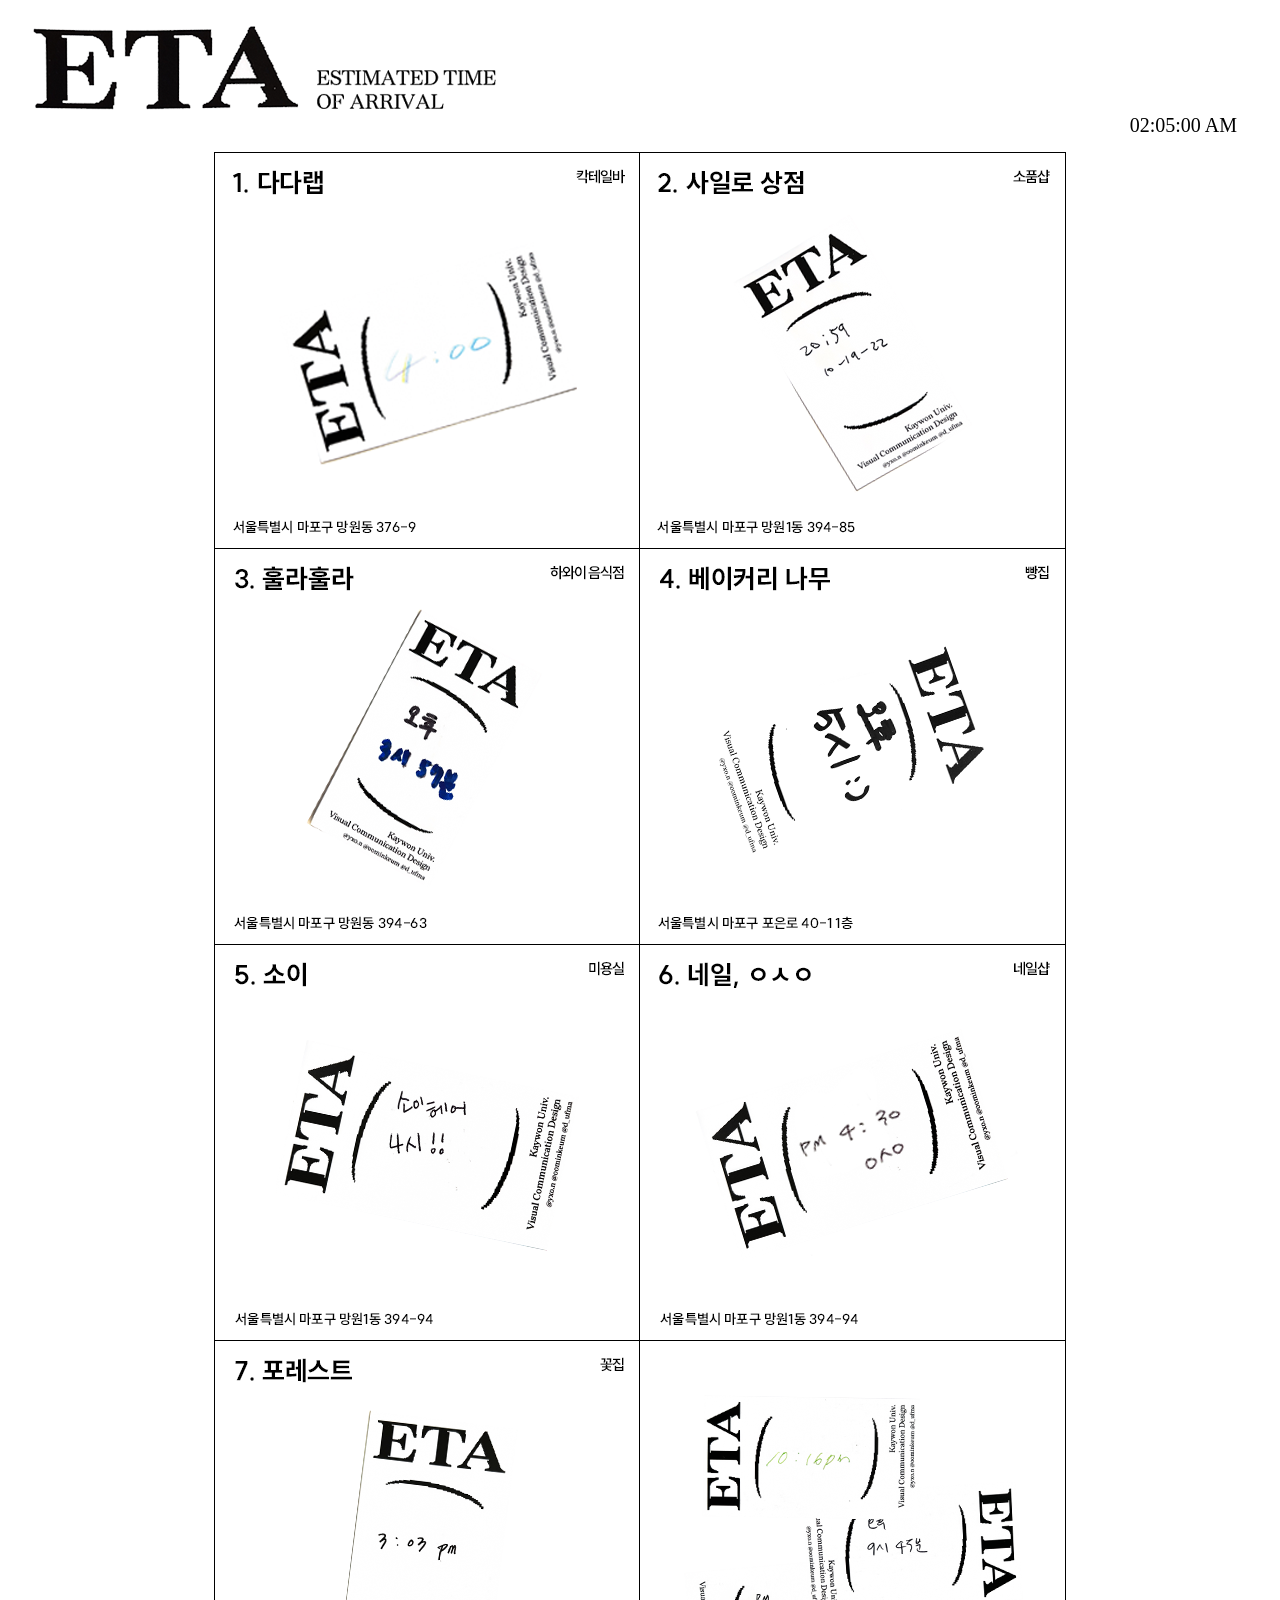
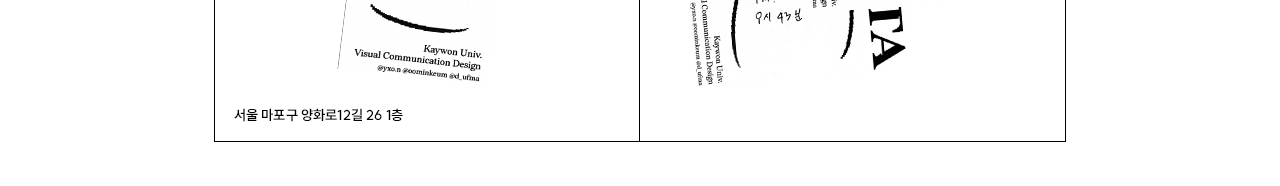
<file: index.html>
<!DOCTYPE html>
<head>
    <body>
    <div class="logo">
        <br>
        <img src="eta1.png"> 
    </div>
	  
    <div style="text-align: right; margin-right: 35px;" >

        <span id="clock" style="color:black; font-size: 20px;">clock</span>

        <span id="apm" style="color:black; font-size: 20px;"  >ampm</span>

    </div>
     
<div class="clock1">
    <script>
        var Target = document.getElementById("clock");
        var Target_apm = document.getElementById("apm");
        function clock() {
            var time = new Date();
            var hours = time.getHours();
            var minutes = time.getMinutes();
            var seconds = time.getSeconds();
            var AmPm ="AM";
            if(hours > 12){   
                var AmPm ="PM";
                hours %= 12;
            }

            Target.innerText = 
            `${hours < 10 ? `0${hours}` : hours}:${minutes < 10 ? `0${minutes}` : minutes}:${seconds < 10 ? `0${seconds}` : seconds}`;

            Target_apm.innerText = `${AmPm}`;

        }
        clock();
        setInterval(clock, 1000); // 1초마다 실행
    </script>
    </div>
     <br>

    <style>


      
        .logo {
         margin-left: 2%;
        }


        .box1, .box2, .box3, .box4, .box5, .box6, .box7, .box8 {
			display: inline-block;
            width: 425px;
            height: 400px;
            border:1px solid #000000;
            text-align: center;
            vertical-align: middle;
            line-height: 100px;
            color: black;
            margin: -3px;
        }
        .box1 {
            background-color: white;
        }
        .box2 {
            background-color: white;
        }
        .box3 {
            background-color: white;
        }
        .box4 {
            background-color: white;
        }
         .box5 {
            background-color: white;
        }
        .box6 {
            background-color: white;
        }
        .box7 {
            background-color: white;
        }
        .box8 {
            background-color: white;
        }
        h1 {
        	text-align: left; 
        	font-size: 10pt;
        	line-height: 150%;
        	margin: 15px;
        }
        h2 {
        	text-align: left; 
        	font-size: 10pt;
        	line-height: 150%;
        	margin: 10px;

        }





    </style>
    </body>

</head>
<center>
<div class=wrapper>

    <div class="box1">
    	 <A href = "https://tgyhj9876.github.io/dadalab1/" target = "링크 방법" ><img class="img-concert" src="ekfoq.png" onmouseover="this.src='ekfoq2.png'" onmouseout="this.src='ekfoq.png'"; style="cursor:pointer";></A>
    	 </div>

    <div class="box2">
     <A href = "https://tgyhj9876.github.io/4152/" target = "링크 방법" ><img class="img-concert" src="tkdlffh11.png" onmouseover="this.src='tkdlffh22.png'" onmouseout="this.src='tkdlffh11.png'"; style="cursor:pointer";></A>
    </div>

    <div class="box3">
   <A href = "https://tgyhj9876.github.io/dgnffkgnffk3/" target = "링크 방법" ><img class="img-concert" src="gnffk.png" onmouseover="this.src='gnffk2.png'" onmouseout="this.src='gnffk.png'"; style="cursor:pointer";></A>
    </div>

    <div class="box4">
    	<A href = "https://tgyhj9876.github.io/namu4/" target = "링크 방법" ><img class="img-concert" src="skan.png" onmouseover="this.src='skan2.png'" onmouseout="this.src='skan.png'"; style="cursor:pointer";></A>

    </div>

    <div class="box5">
    	<A href = "https://tgyhj9876.github.io/soy5/" target = "링크 방법" ><img class="img-concert" src="thdl1.png" onmouseover="this.src='thdl2.png'" onmouseout="this.src='thdl1.png'"; style="cursor:pointer";></A>

    </div>

<div class="box6">
        <A href = "https://tgyhj9876.github.io/dtdnail6/" target = "링크 방법" ><img class="img-concert" src="spdlf.png" onmouseover="this.src='spdlf2.png'" onmouseout="this.src='spdlf.png'"; style="cursor:pointer";></A>

    </div>

<div class="box7">
        <A href = "https://tgyhj9876.github.io/fore7/" target = "링크 방법" ><img class="img-concert" src="vhfptmxm.png" onmouseover="this.src='vhfptmxm1.png'" onmouseout="this.src='vhfptmxm.png'"; style="cursor:pointer";></A>


    </div>

<div class="box8">
        <A href = "https://tgyhj9876.github.io/we8/" target = "링크 방법" ><img class="img-concert" src="03.png" onmouseover="this.src='02.png'" onmouseout="this.src='03.png'"; style="cursor:pointer";></A>


    </div>
</div>

</center>
</file>
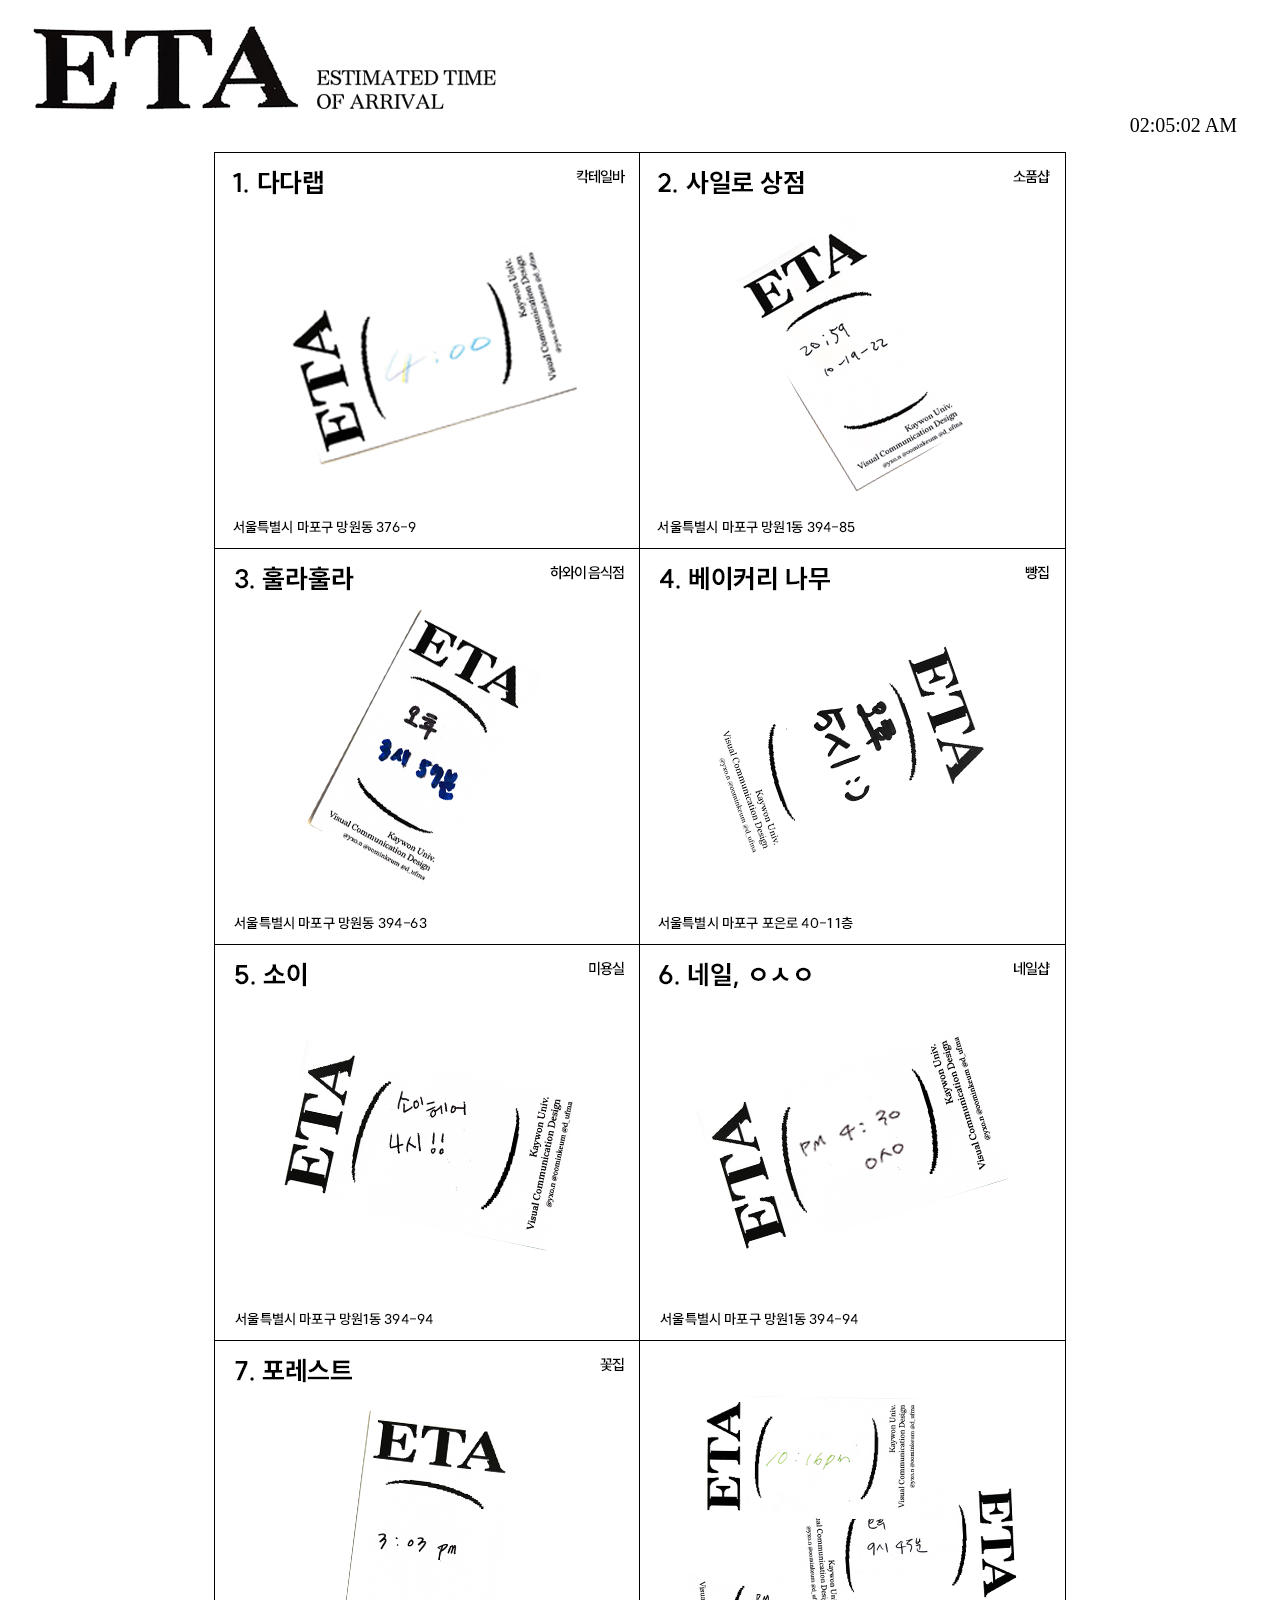
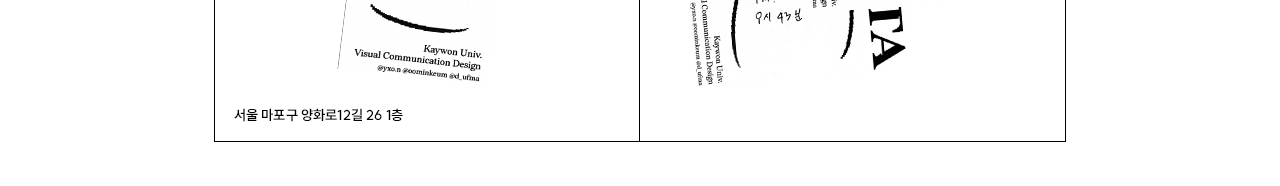
<file: main2.html>
<!DOCTYPE html>
<head>
    <body>
    <div class="logo">
        <br>
        <img src="eta1.png"> 
    </div>
	  
    <div style="text-align: right; margin-right: 35px;" >

        <span id="clock" style="color:black; font-size: 20px;">clock</span>

        <span id="apm" style="color:black; font-size: 20px;"  >ampm</span>

    </div>
     
<div class="clock1">
    <script>
        var Target = document.getElementById("clock");
        var Target_apm = document.getElementById("apm");
        function clock() {
            var time = new Date();
            var hours = time.getHours();
            var minutes = time.getMinutes();
            var seconds = time.getSeconds();
            var AmPm ="AM";
            if(hours > 12){   
                var AmPm ="PM";
                hours %= 12;
            }

            Target.innerText = 
            `${hours < 10 ? `0${hours}` : hours}:${minutes < 10 ? `0${minutes}` : minutes}:${seconds < 10 ? `0${seconds}` : seconds}`;

            Target_apm.innerText = `${AmPm}`;

        }
        clock();
        setInterval(clock, 1000); // 1초마다 실행
    </script>
    </div>
     <br>

    <style>


      
        .logo {
         margin-left: 2%;
        }


        .box1, .box2, .box3, .box4, .box5, .box6, .box7, .box8 {
			display: inline-block;
            width: 425px;
            height: 400px;
            border:1px solid #000000;
            text-align: center;
            vertical-align: middle;
            line-height: 100px;
            color: black;
            margin: -3px;
        }
        .box1 {
            background-color: white;
        }
        .box2 {
            background-color: white;
        }
        .box3 {
            background-color: white;
        }
        .box4 {
            background-color: white;
        }
         .box5 {
            background-color: white;
        }
        .box6 {
            background-color: white;
        }
        .box7 {
            background-color: white;
        }
        .box8 {
            background-color: white;
        }
        h1 {
        	text-align: left; 
        	font-size: 10pt;
        	line-height: 150%;
        	margin: 15px;
        }
        h2 {
        	text-align: left; 
        	font-size: 10pt;
        	line-height: 150%;
        	margin: 10px;

        }





    </style>
    </body>

</head>
<center>
<div class=wrapper>

    <div class="box1">
    	 <A href = "file:///Users/jeonhuihwan/Downloads/%ED%8F%AC%ED%8A%B8%ED%8F%AC%EB%A6%AC%EC%98%A4/2-2/%EC%8B%9C%EA%B0%81%EC%9B%8C%ED%81%AC%EC%88%8D/1108test.html" target = "링크 방법" ><img class="img-concert" src="ekfoq.png" onmouseover="this.src='ekfoq2.png'" onmouseout="this.src='ekfoq.png'"; style="cursor:pointer";></A>
    	 </div>

    <div class="box2">
     <A href = "file:///Users/jeonhuihwan/Downloads/%ED%8F%AC%ED%8A%B8%ED%8F%AC%EB%A6%AC%EC%98%A4/2-2/%EC%8B%9C%EA%B0%81%EC%9B%8C%ED%81%AC%EC%88%8D/1115415.html" target = "링크 방법" ><img class="img-concert" src="tkdlffh11.png" onmouseover="this.src='tkdlffh22.png'" onmouseout="this.src='tkdlffh11.png'"; style="cursor:pointer";></A>
    </div>

    <div class="box3">
   <A href = "file:///Users/jeonhuihwan/Downloads/%ED%8F%AC%ED%8A%B8%ED%8F%AC%EB%A6%AC%EC%98%A4/2-2/%EC%8B%9C%EA%B0%81%EC%9B%8C%ED%81%AC%EC%88%8D/gnffkgnffk.html" target = "링크 방법" ><img class="img-concert" src="gnffk.png" onmouseover="this.src='gnffk2.png'" onmouseout="this.src='gnffk.png'"; style="cursor:pointer";></A>
    </div>

    <div class="box4">
    	<A href = "file:///Users/jeonhuihwan/Downloads/%ED%8F%AC%ED%8A%B8%ED%8F%AC%EB%A6%AC%EC%98%A4/2-2/%EC%8B%9C%EA%B0%81%EC%9B%8C%ED%81%AC%EC%88%8D/1121namu.html" target = "링크 방법" ><img class="img-concert" src="skan.png" onmouseover="this.src='skan2.png'" onmouseout="this.src='skan.png'"; style="cursor:pointer";></A>

    </div>

    <div class="box5">
    	<A href = "file:///Users/jeonhuihwan/Downloads/%ED%8F%AC%ED%8A%B8%ED%8F%AC%EB%A6%AC%EC%98%A4/2-2/%EC%8B%9C%EA%B0%81%EC%9B%8C%ED%81%AC%EC%88%8D/1213soy.html" target = "링크 방법" ><img class="img-concert" src="thdl1.png" onmouseover="this.src='thdl2.png'" onmouseout="this.src='thdl1.png'"; style="cursor:pointer";></A>

    </div>

<div class="box6">
        <A href = "file:///Users/jeonhuihwan/Downloads/%ED%8F%AC%ED%8A%B8%ED%8F%AC%EB%A6%AC%EC%98%A4/2-2/%EC%8B%9C%EA%B0%81%EC%9B%8C%ED%81%AC%EC%88%8D/1130test.html" target = "링크 방법" ><img class="img-concert" src="spdlf.png" onmouseover="this.src='spdlf2.png'" onmouseout="this.src='spdlf.png'"; style="cursor:pointer";></A>

    </div>

<div class="box7">
        <A href = "file:///Users/jeonhuihwan/Downloads/%ED%8F%AC%ED%8A%B8%ED%8F%AC%EB%A6%AC%EC%98%A4/2-2/%EC%8B%9C%EA%B0%81%EC%9B%8C%ED%81%AC%EC%88%8D/1201test.html" target = "링크 방법" ><img class="img-concert" src="vhfptmxm.png" onmouseover="this.src='vhfptmxm1.png'" onmouseout="this.src='vhfptmxm.png'"; style="cursor:pointer";></A>


    </div>

<div class="box8">
        <A href = "file:///Users/jeonhuihwan/Downloads/%ED%8F%AC%ED%8A%B8%ED%8F%AC%EB%A6%AC%EC%98%A4/2-2/%EC%8B%9C%EA%B0%81%EC%9B%8C%ED%81%AC%EC%88%8D/1214we.html" target = "링크 방법" ><img class="img-concert" src="03.png" onmouseover="this.src='02.png'" onmouseout="this.src='03.png'"; style="cursor:pointer";></A>


    </div>
</div>

</center>
</file>
